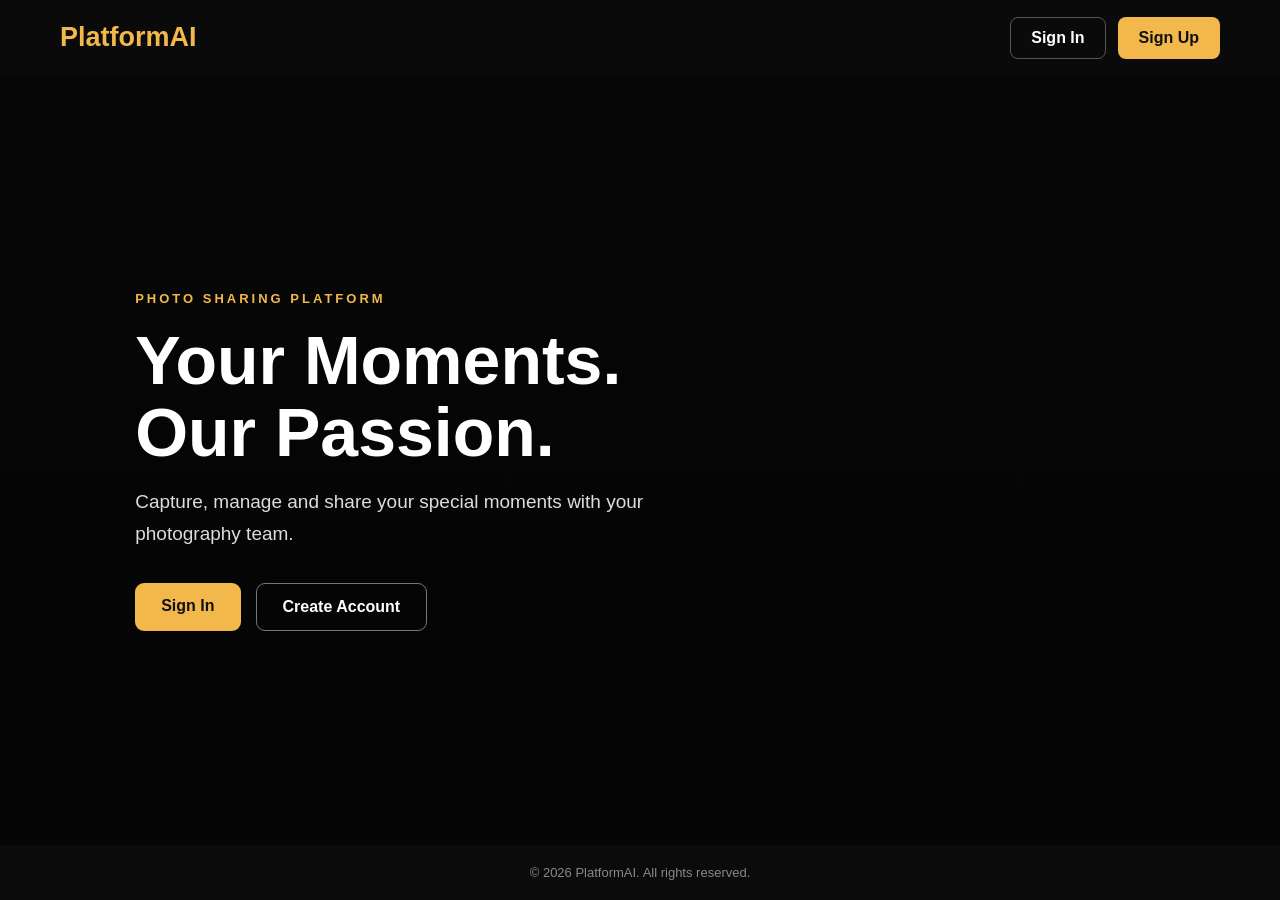
<file: templates/index.html>
<!DOCTYPE html>
<html lang="en">

<head>
    <link rel="icon" type="image/x-icon" href="/static/favicon.ico">

    <meta charset="UTF-8">

    <meta name="viewport"
          content="width=device-width, initial-scale=1.0">

    <title>PlatformAI | Photo Sharing Platform</title>

    <link rel="stylesheet"
          href="/static/css/index.css">

</head>


<body>

    <!-- Navigation -->

    <header class="navbar">

        <div class="logo">
            PlatformAI
        </div>

        <nav>

            <a href="/login"
               class="signin-btn">
                Sign In
            </a>

            <a href="/register"
               class="signup-btn">
                Sign Up
            </a>

        </nav>

    </header>


    <!-- Hero Section -->

    <main class="hero">

        <div class="hero-content">

            <span class="eyebrow">
                PHOTO SHARING PLATFORM
            </span>

            <h1>
                Your Moments.<br>
                Our Passion.
            </h1>

            <p>
                Capture, manage and share your special
                moments with your photography team.
            </p>

            <div class="hero-buttons">

                <a href="/login"
                   class="primary-btn">
                    Sign In
                </a>

                <a href="/register"
                   class="secondary-btn">
                    Create Account
                </a>

            </div>

        </div>

    </main>


    <!-- Footer -->

    <footer>

        <p>
            © 2026 PlatformAI. All rights reserved.
        </p>

    </footer>

</body>

</html>
</file>
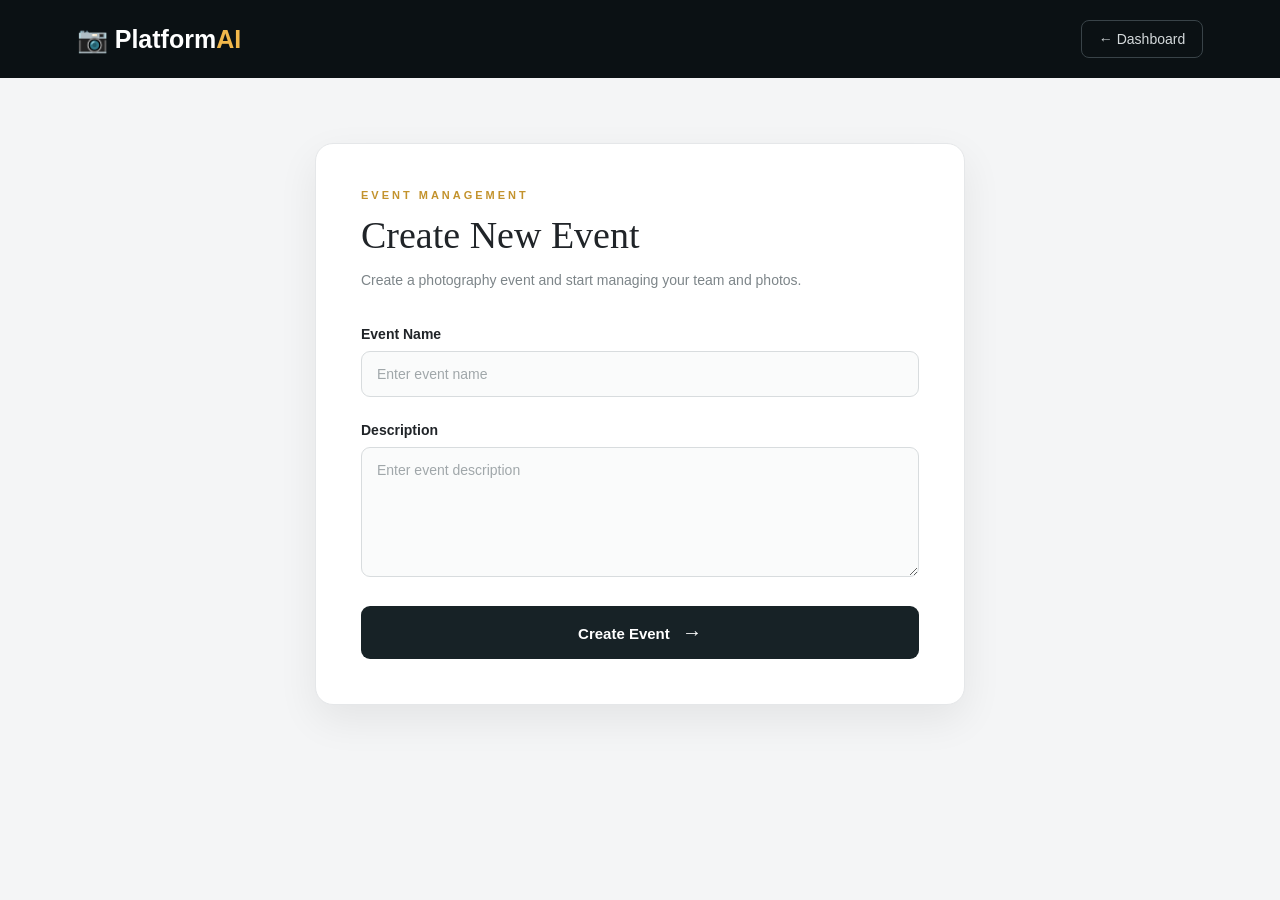
<file: templates/create_event.html>
<!DOCTYPE html>
<html lang="en">

<head>
    <link rel="icon" type="image/x-icon" href="/static/favicon.ico">
    <meta charset="UTF-8">
    <meta name="viewport" content="width=device-width, initial-scale=1.0">

    <title>Create Event - Platform</title>

    <link rel="stylesheet" href="/static/css/create_event.css">
</head>

<body>

    <div class="page">

        <header class="topbar">

            <div class="brand">
                📷 <span>Platform</span><strong>AI</strong>
            </div>

            <a href="/admin" class="back-btn">
                ← Dashboard
            </a>

        </header>


        <main class="content">

            <div class="form-container">

                <div class="form-header">

                    <p>EVENT MANAGEMENT</p>

                    <h1>Create New Event</h1>

                    <span>
                        Create a photography event and start managing
                        your team and photos.
                    </span>

                </div>


                <form method="POST">

                    <div class="field">

                        <label for="event_name">
                            Event Name
                        </label>

                        <input
                            type="text"
                            id="event_name"
                            name="event_name"
                            placeholder="Enter event name"
                            required
                        >

                    </div>


                    <div class="field">

                        <label for="description">
                            Description
                        </label>

                        <textarea
                            id="description"
                            name="description"
                            placeholder="Enter event description"
                            rows="5"
                        ></textarea>

                    </div>


                    <button type="submit" class="create-btn">
                        Create Event
                        <span>→</span>
                    </button>

                </form>

            </div>

        </main>

    </div>
    <script src="../static/js/create_event.js"></script>

</body>

</html>
</file>
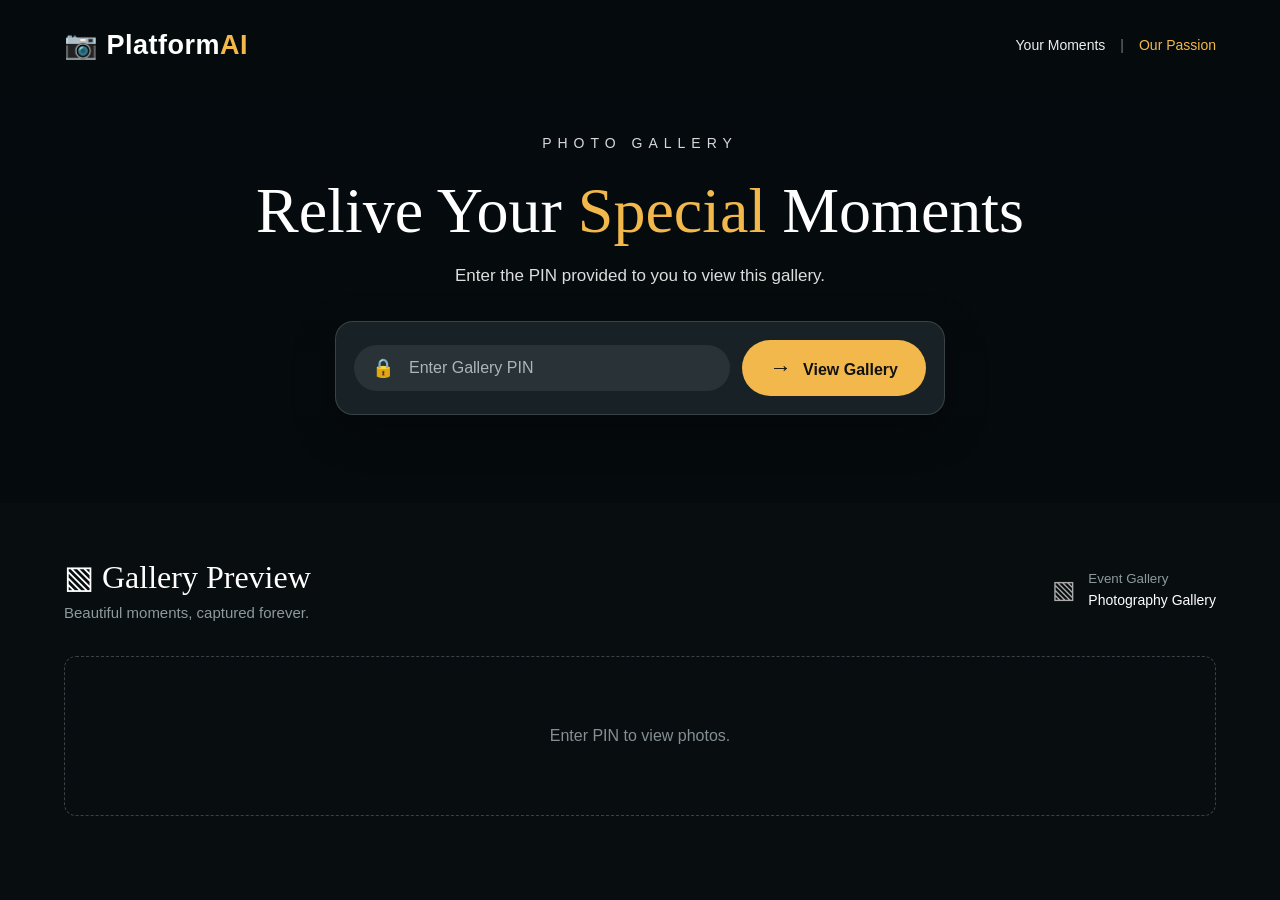
<file: templates/customer_gallery.html>
<!DOCTYPE html>
<html lang="en">

<head>
    <link rel="icon" type="image/x-icon" href="/static/favicon.ico">
    <meta charset="UTF-8">
    <meta name="viewport" content="width=device-width, initial-scale=1.0">

    <title>Photo Gallery - Platform</title>

    <link rel="stylesheet" href="/static/css/customer_gallery.css">
</head>

<body>

    <!-- HERO SECTION -->
    <section class="hero">

        <nav class="navbar">

            <div class="logo">
                📷 <span>Platform</span><strong>AI</strong>
            </div>

            <div class="nav-right">
                <span>Your Moments</span>
                <span class="divider">|</span>
                <span>Our Passion</span>
            </div>

        </nav>

        <div class="hero-content">

            <p class="small-title">PHOTO GALLERY</p>

            <h1>
                Relive Your
                <span>Special</span>
                Moments
            </h1>

            <p class="hero-text">
                Enter the PIN provided to you to view this gallery.
            </p>

            <div class="pin-card">

                <div class="pin-input-wrapper">

                    <span class="lock-icon">🔒</span>

                    <input
                        type="password"
                        id="galleryPin"
                        placeholder="Enter Gallery PIN"
                    >

                </div>

                <button id="viewGalleryButton">
                    <span>→</span>
                    View Gallery
                </button>

            </div>

            <p id="message"></p>

        </div>

    </section>


    <!-- GALLERY SECTION -->
    <section class="gallery-section">

        <div class="gallery-header">

            <div>
                <h2>▧ Gallery Preview</h2>

                <p>
                    Beautiful moments, captured forever.
                </p>
            </div>

            <div class="event-info">

                <span>▧</span>

                <div>
                    <small>Event Gallery</small>
                    <strong>Photography Gallery</strong>
                </div>

            </div>

        </div>


        <div id="photoList">

            <div class="empty-message">
                <p>Enter PIN to view photos.</p>
            </div>

        </div>

    </section>


    <script src="/static/js/customer_gallery.js"></script>

</body>

</html>
</file>
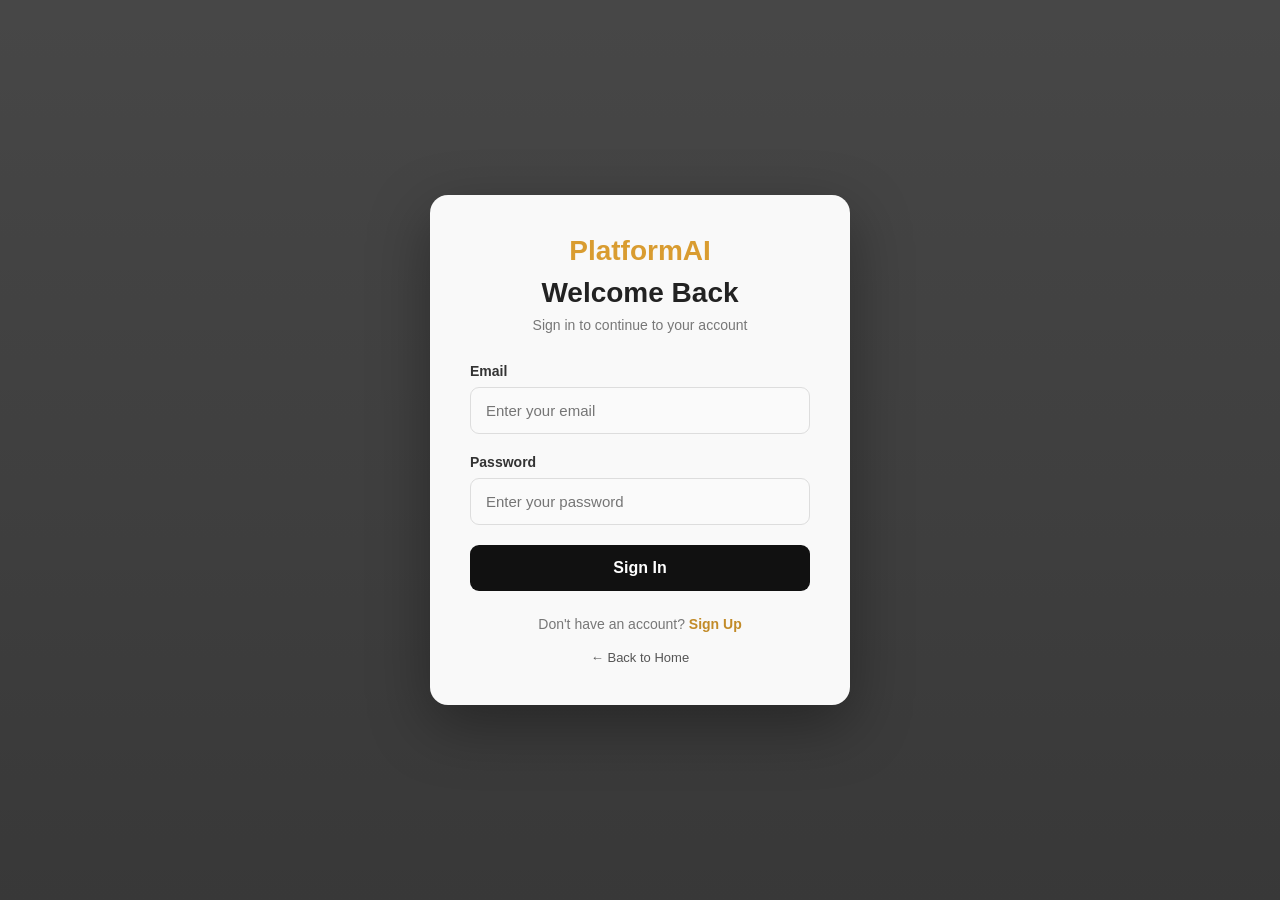
<file: templates/login.html>
<!DOCTYPE html>
<html lang="en">

<head>
    <link rel="icon" type="image/x-icon" href="/static/favicon.ico">

    <meta charset="UTF-8">

    <meta name="viewport"
          content="width=device-width, initial-scale=1.0">

    <title>Sign In | PlatformAI</title>

    <link rel="stylesheet"
          href="/static/css/login.css">

</head>


<body>

    <div class="login-card">

        <div class="logo">
            PlatformAI
        </div>

        <h1>Welcome Back</h1>

        <p class="subtitle">
            Sign in to continue to your account
        </p>


        <form id="loginForm" method="POST">

            <div class="form-group">

                <label for="email">
                    Email
                </label>

                <input
                    type="email"
                    id="email"
                    name="email"
                    placeholder="Enter your email"
                    required
                >
                 <small id="emailError" class="error-message"></small>

            </div>


            <div class="form-group">

                <label for="password">
                    Password
                </label>

                <input
                    type="password"
                    id="password"
                    name="password"
                    placeholder="Enter your password"
                    required
                >
                 <small id="passwordError" class="error-message"></small>

            </div>


            <button
                type="submit"
                class="login-btn">

                Sign In

            </button>

        </form>


        <div id="message"></div>


        <p class="register-link">

            Don't have an account?

            <a href="/register">
                Sign Up
            </a>

        </p>


        <a href="/" class="back-home">
            ← Back to Home
        </a>

    </div>


    <script src="/static/js/login.js"></script>

</body>

</html>
</file>
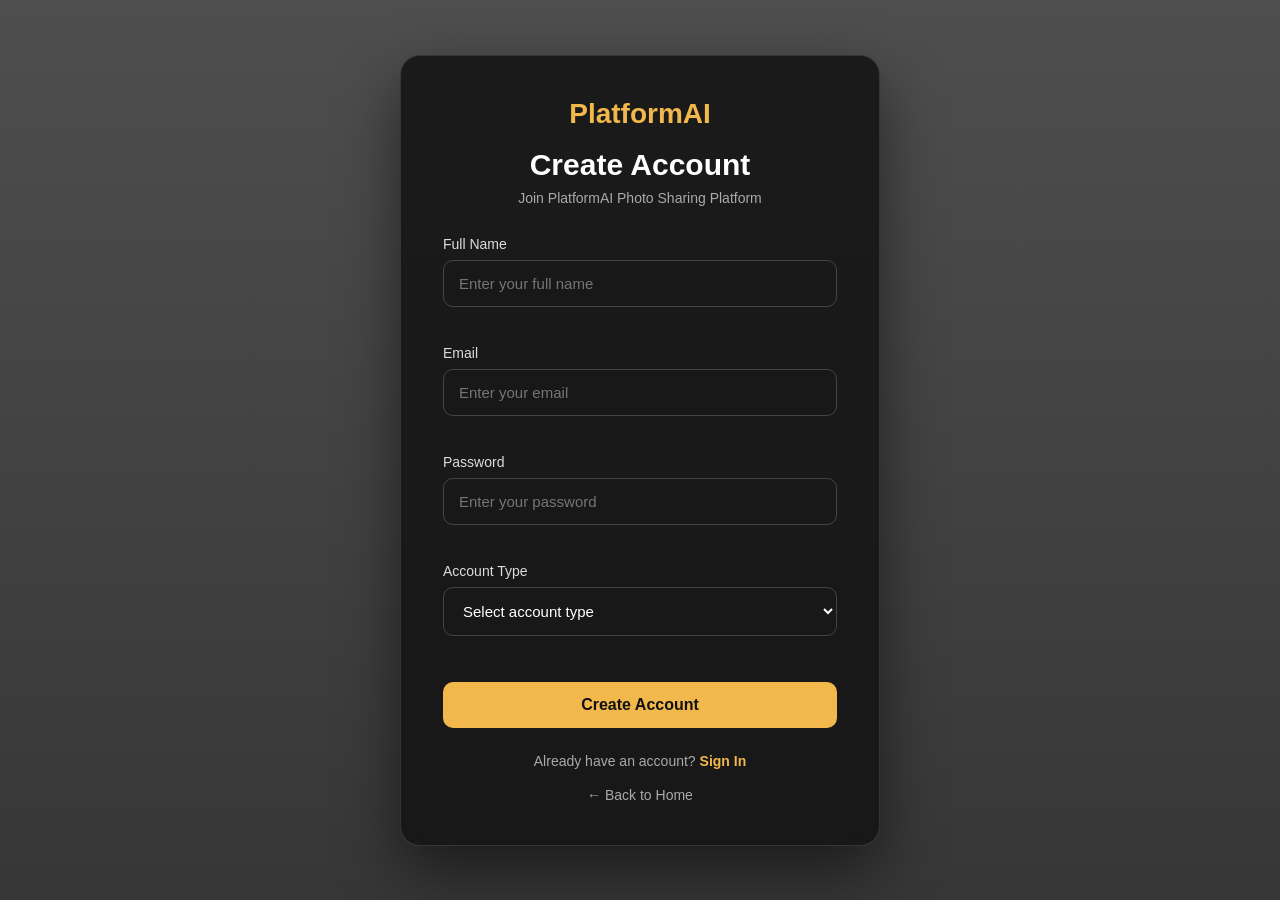
<file: templates/register.html>
<!DOCTYPE html>
<html lang="en">
<head>
    <link rel="icon" type="image/x-icon" href="/static/favicon.ico">
    <meta charset="UTF-8">
    <meta name="viewport" content="width=device-width, initial-scale=1.0">

    <title>Sign Up | PlatformAI</title>

    <link rel="stylesheet" href="/static/css/register.css">
</head>

<body>

    <div class="register-card">

        <div class="logo">PlatformAI</div>

        <h1>Create Account</h1>

        <p class="subtitle">
            Join PlatformAI Photo Sharing Platform
        </p>

        <form id="registerForm" method="POST">

            <!-- Full Name -->
            <div class="form-group">

                <label for="fullname">Full Name</label>

                <input
                    type="text"
                    id="fullname"
                    name="fullname"
                    placeholder="Enter your full name"
                    required
                >

                <small id="fullnameError" class="error-message"></small>

            </div>


            <!-- Email -->
            <div class="form-group">

                <label for="email">Email</label>

                <input
                    type="email"
                    id="email"
                    name="email"
                    placeholder="Enter your email"
                    required
                >

                <small id="emailError" class="error-message"></small>

            </div>


            <!-- Password -->
            <div class="form-group">

                <label for="password">Password</label>

                <input
                    type="password"
                    id="password"
                    name="password"
                    placeholder="Enter your password"
                    required
                >

                <small id="passwordError" class="error-message"></small>

            </div>


            <!-- Account Type -->
            <div class="form-group">

                <label for="role">Account Type</label>

                <select id="role" name="role" required>

                    <option value="">Select account type</option>

                    <option value="Admin">
                        Admin
                    </option>

                    <option value="Team Member">
                        Team Member
                    </option>

                </select>

                <small id="roleError" class="error-message"></small>

            </div>


            <!-- Admin Email -->
            <div
                class="form-group"
                id="adminEmailGroup"
                style="display: none;"
            >

                <label for="admin_email">
                    Admin Email
                </label>

                <input
                    type="email"
                    id="admin_email"
                    name="admin_email"
                    placeholder="Enter your Admin email"
                >

                <small id="adminEmailError" class="error-message"></small>

            </div>


            <!-- Register Button -->
            <button
                type="submit"
                class="register-btn"
            >
                Create Account
            </button>

        </form>


        <div id="message"></div>


        <p class="login-link">

            Already have an account?

            <a href="/login">
                Sign In
            </a>

        </p>


        <a href="/" class="back-home">
            ← Back to Home
        </a>

    </div>


    <script src="/static/js/register.js"></script>

</body>
</html>
</file>
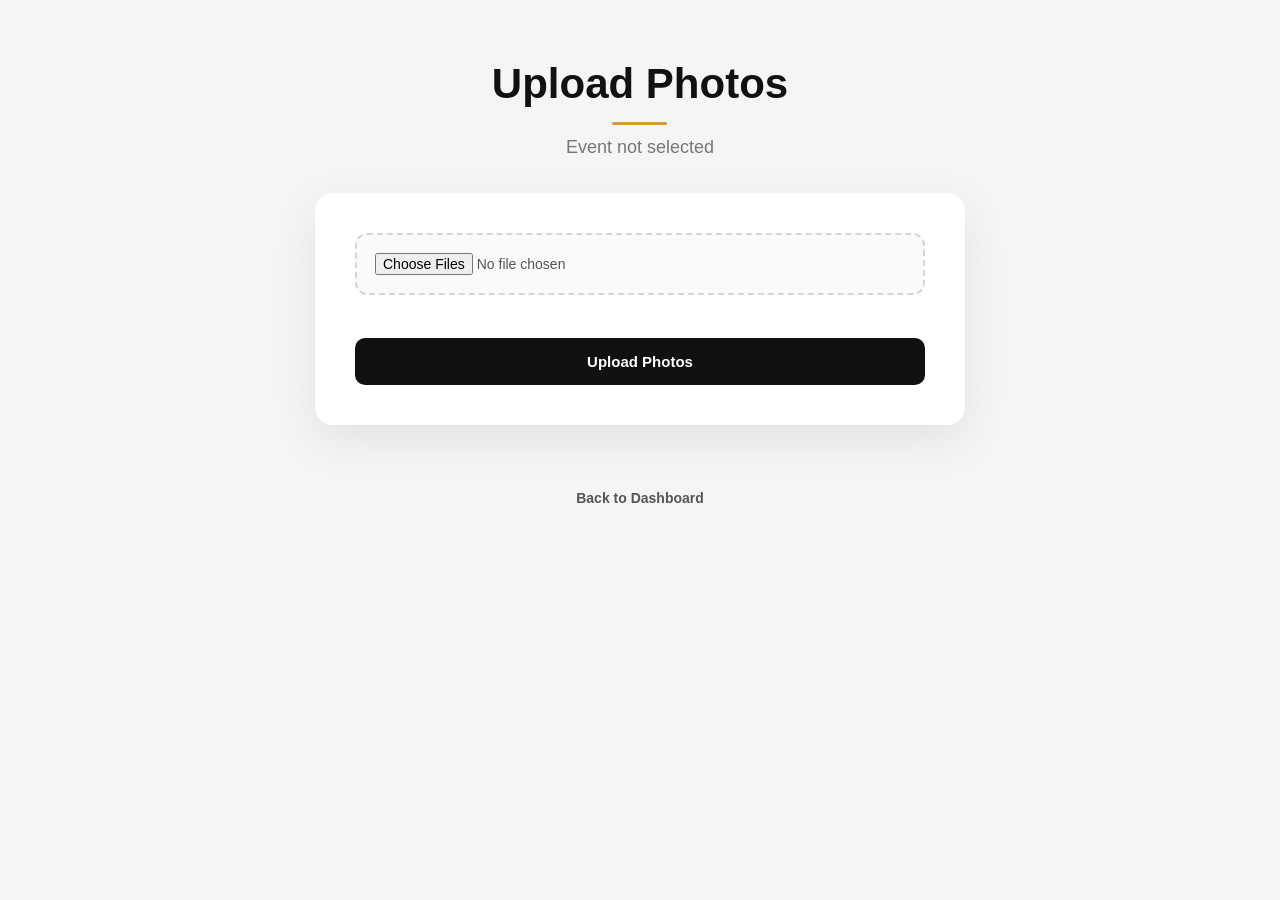
<file: templates/upload_photos.html>
<!DOCTYPE html>
<html lang="en">
<head>
    <link rel="icon" type="image/x-icon" href="/static/favicon.ico">
    <link rel="stylesheet" href="../static/css/upload_photos.css">
    <meta charset="UTF-8">
    <meta name="viewport" content="width=device-width, initial-scale=1.0">
    <title>Upload Photos</title>
</head>
<body>

    <h1>Upload Photos</h1>

    <h2 id="eventName">Loading event...</h2>

    <form id="uploadForm">

        <input
            type="file"
            id="photoFiles"
            name="photos"
            accept="image/*"
            multiple
            required
        >

        <br><br>

        <button type="submit">
            Upload Photos
        </button>

    </form>

    <p id="message"></p>

    <br>

    <a href="/team">Back to Dashboard</a>

    <script src="/static/js/upload_photos.js"></script>

</body>
</html>
</file>
<file: static/css/index.css>
* {
    margin: 0;
    padding: 0;
    box-sizing: border-box;
}

body {
    font-family: Arial, sans-serif;
    min-height: 100vh;
    background: #111;
    color: white;
    display: flex;
    flex-direction: column;
}

/* Navbar */

.navbar {
    height: 75px;
    padding: 0 60px;

    display: flex;
    align-items: center;
    justify-content: space-between;

    background: rgba(10, 10, 10, 0.95);
}

.logo {
    font-size: 27px;
    font-weight: bold;
    color: #f2b84b;
}

.navbar nav {
    display: flex;
    align-items: center;
    gap: 12px;
}

.navbar a {
    text-decoration: none;
    font-weight: bold;
}

/* Sign In */

.signin-btn {
    color: white;
    padding: 11px 20px;
    border: 1px solid #555;
    border-radius: 8px;
    transition: 0.3s;
}

.signin-btn:hover {
    border-color: #f2b84b;
    color: #f2b84b;
}

/* Sign Up */

.signup-btn {
    background: #f2b84b;
    color: #111;
    padding: 12px 21px;
    border-radius: 8px;
    transition: 0.3s;
}

.signup-btn:hover {
    background: #d99c30;
}

/* Hero */

.hero {
    flex: 1;

    display: flex;
    align-items: center;

    min-height: 650px;

    background:
        linear-gradient(
            rgba(0, 0, 0, 0.65),
            rgba(0, 0, 0, 0.72)
        ),
        url("https://images.unsplash.com/photo-1519741497674-611481863552?auto=format&fit=crop&w=1800&q=85");

    background-size: cover;
    background-position: center;
}

.hero-content {
    max-width: 750px;
    margin-left: 9%;
    padding: 40px 20px;
}

.eyebrow {
    color: #f2b84b;
    font-size: 13px;
    font-weight: bold;
    letter-spacing: 3px;
}

.hero h1 {
    font-size: 68px;
    line-height: 1.05;
    margin: 18px 0;

    font-weight: 700;
}

.hero p {
    max-width: 580px;

    font-size: 19px;
    line-height: 1.7;

    color: #ddd;

    margin-bottom: 32px;
}

/* Hero Buttons */

.hero-buttons {
    display: flex;
    gap: 15px;
}

.primary-btn,
.secondary-btn {
    text-decoration: none;

    padding: 14px 26px;

    border-radius: 9px;

    font-weight: bold;

    transition: 0.3s;
}

.primary-btn {
    background: #f2b84b;
    color: #111;
}

.primary-btn:hover {
    background: #d99c30;
    transform: translateY(-2px);
}

.secondary-btn {
    color: white;
    border: 1px solid #777;
}

.secondary-btn:hover {
    border-color: #f2b84b;
    color: #f2b84b;
}

/* Footer */

footer {
    background: #0b0b0b;
    text-align: center;
    padding: 20px;

    color: #888;
    font-size: 13px;
}

/* Mobile */

@media (max-width: 700px) {

    .navbar {
        padding: 0 20px;
    }

    .logo {
        font-size: 23px;
    }

    .signin-btn {
        padding: 9px 13px;
    }

    .signup-btn {
        padding: 10px 14px;
    }

    .hero {
        min-height: 600px;
    }

    .hero-content {
        margin-left: 0;
        padding: 30px 25px;
    }

    .hero h1 {
        font-size: 45px;
    }

    .hero p {
        font-size: 16px;
    }

    .hero-buttons {
        flex-direction: column;
        max-width: 230px;
    }

    .primary-btn,
    .secondary-btn {
        text-align: center;
    }
}
</file>
<file: static/css/create_event.css>
* {
    margin: 0;
    padding: 0;
    box-sizing: border-box;
}

body {
    font-family: Arial, sans-serif;
    background: #f4f5f6;
    color: #202428;
}

.page {
    min-height: 100vh;
}

/* TOPBAR */

.topbar {
    height: 78px;

    padding: 0 6%;

    display: flex;
    align-items: center;
    justify-content: space-between;

    background: #0b1114;

    color: white;
}

.brand {
    font-size: 25px;
    font-weight: bold;
}

.brand strong {
    color: #f2b84b;
}

.back-btn {
    text-decoration: none;

    color: #d4d9db;

    font-size: 14px;

    padding: 10px 17px;

    border: 1px solid #394348;

    border-radius: 8px;

    transition: 0.25s;
}

.back-btn:hover {
    color: white;
    border-color: #f2b84b;
}

/* CONTENT */

.content {
    min-height: calc(100vh - 78px);

    display: flex;
    justify-content: center;
    align-items: flex-start;

    padding: 65px 20px;
}

/* FORM */

.form-container {
    width: 100%;
    max-width: 650px;

    background: white;

    padding: 45px;

    border-radius: 18px;

    border: 1px solid #e5e7e9;

    box-shadow: 0 15px 40px rgba(0, 0, 0, 0.07);
}

.form-header {
    margin-bottom: 35px;
}

.form-header p {
    font-size: 11px;

    letter-spacing: 3px;

    color: #c3932d;

    font-weight: bold;

    margin-bottom: 12px;
}

.form-header h1 {
    font-family: Georgia, serif;

    font-size: 38px;

    font-weight: 400;

    margin-bottom: 12px;
}

.form-header span {
    display: block;

    color: #7d8589;

    font-size: 14px;

    line-height: 1.6;
}

/* FIELDS */

.field {
    margin-bottom: 25px;
}

.field label {
    display: block;

    font-size: 14px;

    font-weight: bold;

    margin-bottom: 9px;
}

.field input,
.field textarea {
    width: 100%;

    padding: 14px 15px;

    border: 1px solid #d8dcde;

    border-radius: 9px;

    background: #fafbfb;

    color: #202428;

    font-family: Arial, sans-serif;

    font-size: 14px;

    outline: none;

    transition: 0.25s;
}

.field input:focus,
.field textarea:focus {
    background: white;

    border-color: #d5a63c;

    box-shadow: 0 0 0 3px rgba(242, 184, 75, 0.12);
}

.field textarea {
    resize: vertical;

    min-height: 130px;
}

.field input::placeholder,
.field textarea::placeholder {
    color: #a0a7aa;
}

/* BUTTON */

.create-btn {
    width: 100%;

    padding: 15px;

    border: none;

    border-radius: 9px;

    background: #172226;

    color: white;

    font-size: 15px;

    font-weight: bold;

    cursor: pointer;

    transition: 0.3s;
}

.create-btn span {
    margin-left: 8px;

    font-size: 20px;
}

.create-btn:hover {
    background: #f2b84b;

    color: #111;

    transform: translateY(-2px);
}

/* MOBILE */

@media (max-width: 600px) {

    .topbar {
        padding: 0 20px;
    }

    .brand {
        font-size: 21px;
    }

    .content {
        padding: 30px 15px;
    }

    .form-container {
        padding: 30px 22px;
    }

    .form-header h1 {
        font-size: 30px;
    }
}
</file>
<file: static/css/customer_gallery.css>
* {
    margin: 0;
    padding: 0;
    box-sizing: border-box;
}

body {
    font-family: Georgia, "Times New Roman", serif;
    background: #080d10;
    color: #ffffff;
}

/* =========================
   HERO
========================= */

.hero {
    min-height: 500px;
    position: relative;
    overflow: hidden;

    background:
        linear-gradient(
            rgba(5, 10, 13, 0.82),
            rgba(5, 10, 13, 0.88)
        ),
        url("https://images.unsplash.com/photo-1516035069371-29a1b244cc32?auto=format&fit=crop&w=1800&q=80");

    background-size: cover;
    background-position: center;
}

/* =========================
   NAVBAR
========================= */

.navbar {
    height: 90px;
    padding: 0 5%;
    display: flex;
    align-items: center;
    justify-content: space-between;
}

.logo {
    font-family: Arial, sans-serif;
    font-size: 27px;
    font-weight: 600;
    letter-spacing: 0.5px;
}

.logo span {
    color: #ffffff;
}

.logo strong {
    color: #f2b84b;
}

.nav-right {
    display: flex;
    gap: 15px;
    align-items: center;

    font-family: Arial, sans-serif;
    font-size: 14px;
    color: #eeeeee;
}

.nav-right span:last-child {
    color: #f2b84b;
}

.divider {
    color: #777;
}

/* =========================
   HERO CONTENT
========================= */

.hero-content {
    text-align: center;
    padding: 45px 20px 70px;
}

.small-title {
    font-family: Arial, sans-serif;
    font-size: 14px;
    letter-spacing: 6px;
    color: #d8d8d8;
    margin-bottom: 25px;
}

.hero-content h1 {
    font-size: clamp(40px, 5vw, 68px);
    font-weight: 400;
    line-height: 1.1;
    margin-bottom: 20px;
}

.hero-content h1 span {
    color: #f2b84b;
}

.hero-text {
    font-family: Arial, sans-serif;
    font-size: 17px;
    color: #dddddd;
    margin-bottom: 35px;
}

/* =========================
   PIN CARD
========================= */

.pin-card {
    width: min(610px, 90%);
    margin: auto;

    padding: 18px;

    display: flex;
    gap: 12px;
    align-items: center;

    background: rgba(30, 42, 47, 0.75);
    border: 1px solid rgba(255, 255, 255, 0.15);

    border-radius: 18px;

    backdrop-filter: blur(12px);

    box-shadow: 0 15px 40px rgba(0, 0, 0, 0.35);
}

.pin-input-wrapper {
    flex: 1;

    display: flex;
    align-items: center;

    background: rgba(255, 255, 255, 0.08);

    border-radius: 30px;

    padding: 0 18px;
}

.lock-icon {
    font-size: 18px;
    margin-right: 10px;
}

.pin-input-wrapper input {
    width: 100%;

    padding: 14px 5px;

    border: none;
    outline: none;

    background: transparent;

    color: white;

    font-size: 16px;
}

.pin-input-wrapper input::placeholder {
    color: #aeb5b8;
}

.pin-card button {
    border: none;

    padding: 15px 28px;

    border-radius: 30px;

    background: #f2b84b;
    color: #111;

    font-size: 16px;
    font-weight: bold;

    cursor: pointer;

    transition: 0.3s;
}

.pin-card button span {
    font-size: 22px;
    margin-right: 7px;
}

.pin-card button:hover {
    transform: translateY(-2px);
    background: #ffc967;
}

#message {
    margin-top: 18px;

    font-family: Arial, sans-serif;

    font-size: 14px;
    color: #f2b84b;
}

/* =========================
   GALLERY SECTION
========================= */

.gallery-section {
    padding: 55px 5% 80px;

    background: #080d10;
}

.gallery-header {
    display: flex;
    justify-content: space-between;
    align-items: center;

    margin-bottom: 35px;
}

.gallery-header h2 {
    font-size: 32px;
    font-weight: 400;
}

.gallery-header p {
    font-family: Arial, sans-serif;

    margin-top: 8px;

    color: #8e999d;
    font-size: 15px;
}

.event-info {
    display: flex;
    gap: 12px;
    align-items: center;
}

.event-info > span {
    font-size: 25px;
    color: #aaa;
}

.event-info small {
    display: block;

    font-family: Arial, sans-serif;

    color: #8e999d;
    margin-bottom: 5px;
}

.event-info strong {
    font-family: Arial, sans-serif;

    font-size: 14px;
    font-weight: 500;

    color: white;
}

/* =========================
   PHOTO GRID
========================= */

#photoList {
    display: grid;

    grid-template-columns: repeat(4, 1fr);

    gap: 18px;
}

.photo-card {
    position: relative;

    overflow: hidden;

    border-radius: 10px;

    background: #11181c;

    box-shadow: 0 8px 25px rgba(0, 0, 0, 0.3);

    transition: transform 0.35s ease;
}

.photo-card:hover {
    transform: translateY(-5px);
}

.photo-card img {
    display: block;

    width: 100%;
    height: 280px;

    object-fit: cover;

    transition: transform 0.5s ease;
}

.photo-card:hover img {
    transform: scale(1.05);
}

.photo-card p {
    padding: 12px;

    font-family: Arial, sans-serif;

    text-align: center;

    font-size: 13px;

    color: #ddd;
}

/* =========================
   EMPTY MESSAGE
========================= */

.empty-message {
    grid-column: 1 / -1;

    text-align: center;

    padding: 70px 20px;

    border: 1px dashed #384247;

    border-radius: 12px;

    color: #858f93;

    font-family: Arial, sans-serif;
}

/* =========================
   MOBILE
========================= */

@media (max-width: 900px) {

    #photoList {
        grid-template-columns: repeat(2, 1fr);
    }

    .gallery-header {
        align-items: flex-start;
        gap: 25px;
    }

}

@media (max-width: 650px) {

    .navbar {
        height: 75px;
        padding: 0 20px;
    }

    .logo {
        font-size: 22px;
    }

    .nav-right {
        display: none;
    }

    .hero {
        min-height: 540px;
    }

    .hero-content {
        padding-top: 55px;
    }

    .small-title {
        font-size: 11px;
        letter-spacing: 4px;
    }

    .hero-content h1 {
        font-size: 40px;
    }

    .hero-text {
        font-size: 14px;
    }

    .pin-card {
        flex-direction: column;

        padding: 15px;
    }

    .pin-input-wrapper {
        width: 100%;
    }

    .pin-card button {
        width: 100%;
    }

    .gallery-section {
        padding: 40px 20px 60px;
    }

    .gallery-header {
        flex-direction: column;
    }

    .gallery-header h2 {
        font-size: 27px;
    }

    .event-info {
        align-self: flex-start;
    }

    #photoList {
        grid-template-columns: 1fr;
    }

    .photo-card img {
        height: 300px;
    }
}



.gallery-photo {
    cursor: pointer;
    transition: transform 0.3s ease;
}

.gallery-photo:hover {
    transform: scale(1.02);
}


/* Photo Viewer */

.photo-viewer {
    position: fixed;
    inset: 0;

    background: rgba(0, 0, 0, 0.92);

    display: flex;
    align-items: center;
    justify-content: center;

    z-index: 9999;

    padding: 30px;
}

.viewer-content {
    position: relative;

    max-width: 95vw;
    max-height: 95vh;

    text-align: center;
}

.viewer-content img {
    max-width: 90vw;
    max-height: 82vh;

    object-fit: contain;

    border-radius: 8px;
}

.viewer-content p {
    color: white;
    margin-top: 12px;
    font-size: 14px;
}


/* Close Button */

.close-viewer {
    position: absolute;

    top: -15px;
    right: -15px;

    width: 38px;
    height: 38px;

    border: none;
    border-radius: 50%;

    background: white;
    color: #111;

    font-size: 18px;

    cursor: pointer;

    z-index: 10;
}

.close-viewer:hover {
    background: #f2b84b;
}
</file>
<file: static/css/login.css>
* {
    margin: 0;
    padding: 0;
    box-sizing: border-box;
}

body {
    font-family: Arial, sans-serif;
    min-height: 100vh;

    display: flex;
    align-items: center;
    justify-content: center;

    background:
        linear-gradient(
            rgba(0, 0, 0, 0.72),
            rgba(0, 0, 0, 0.78)
        ),
        url("https://images.unsplash.com/photo-1516035069371-29a1b244cc32?auto=format&fit=crop&w=1800&q=85");

    background-size: cover;
    background-position: center;
}

/* Login Card */

.login-card {
    width: 420px;
    max-width: 90%;

    padding: 40px;

    background: rgba(255, 255, 255, 0.97);

    border-radius: 18px;

    box-shadow:
        0 20px 60px rgba(0, 0, 0, 0.35);
}

/* Logo */

.logo {
    text-align: center;

    font-size: 28px;
    font-weight: bold;

    color: #d99c30;

    margin-bottom: 10px;
}

.login-card h1 {
    text-align: center;

    font-size: 28px;
    color: #222;

    margin-bottom: 8px;
}

.subtitle {
    text-align: center;

    color: #777;

    font-size: 14px;

    margin-bottom: 30px;
}

/* Form */

.form-group {
    margin-bottom: 20px;
}

.form-group label {
    display: block;

    font-size: 14px;
    font-weight: bold;

    color: #333;

    margin-bottom: 8px;
}

.form-group input {
    width: 100%;

    padding: 14px 15px;

    border: 1px solid #ddd;
    border-radius: 9px;

    font-size: 15px;

    outline: none;

    background: #fafafa;
}

.form-group input:focus {
    border-color: #f2b84b;

    background: white;
}

/* Button */

.login-btn {
    width: 100%;

    padding: 14px;

    border: none;
    border-radius: 9px;

    background: #111;
    color: white;

    font-size: 16px;
    font-weight: bold;

    cursor: pointer;

    transition: 0.3s;
}

.login-btn:hover {
    background: #f2b84b;
    color: #111;
}

/* Message */

#message {
    margin-top: 15px;

    text-align: center;

    font-size: 14px;
    font-weight: bold;
    color: red;
}

/* Register Link */

.register-link {
    text-align: center;

    margin-top: 25px;

    font-size: 14px;

    color: #777;
}

.register-link a {
    color: #c28b28;

    text-decoration: none;

    font-weight: bold;
}

.register-link a:hover {
    text-decoration: underline;
}

/* Back */

.back-home {
    display: block;

    text-align: center;

    margin-top: 18px;

    color: #555;

    text-decoration: none;

    font-size: 13px;
}

.back-home:hover {
    color: #c28b28;
}

/* Mobile */

@media (max-width: 500px) {

    .login-card {
        padding: 30px 22px;
    }

    .login-card h1 {
        font-size: 24px;
    }
}
</file>
<file: static/css/register.css>
* {
    margin: 0;
    padding: 0;
    box-sizing: border-box;
}

body {
    min-height: 100vh;
    display: flex;
    align-items: center;
    justify-content: center;
    font-family: Arial, sans-serif;
    background:
        linear-gradient(rgba(10, 10, 10, 0.72), rgba(10, 10, 10, 0.82)),
        url("https://images.unsplash.com/photo-1516035069371-29a1b244cc32?auto=format&fit=crop&w=1920&q=80");
    background-size: cover;
    background-position: center;
    color: #fff;
    padding: 30px;
}

.register-card {
    width: 100%;
    max-width: 480px;
    padding: 42px;
    background: rgba(20, 20, 20, 0.88);
    border: 1px solid rgba(255, 255, 255, 0.12);
    border-radius: 20px;
    backdrop-filter: blur(12px);
    box-shadow: 0 25px 60px rgba(0, 0, 0, 0.5);
}

.logo {
    text-align: center;
    font-size: 28px;
    font-weight: bold;
    color: #f2b84b;
    margin-bottom: 18px;
}

.register-card h1 {
    text-align: center;
    font-size: 30px;
    margin-bottom: 8px;
}

.subtitle {
    text-align: center;
    color: #aaa;
    font-size: 14px;
    margin-bottom: 30px;
}

.form-group {
    margin-bottom: 18px;
}

.form-group label {
    display: block;
    margin-bottom: 8px;
    font-size: 14px;
    color: #ddd;
}

.form-group input,
.form-group select {
    width: 100%;
    padding: 14px 15px;
    border: 1px solid #444;
    border-radius: 10px;
    background: #181818;
    color: #fff;
    font-size: 15px;
    outline: none;
}

.form-group input:focus,
.form-group select:focus {
    border-color: #f2b84b;
}

.form-group select option {
    background: #181818;
    color: #fff;
}

.register-btn {
    width: 100%;
    padding: 14px;
    margin-top: 8px;
    border: none;
    border-radius: 10px;
    background: #f2b84b;
    color: #111;
    font-size: 16px;
    font-weight: bold;
    cursor: pointer;
    transition: 0.3s;
}

.register-btn:hover {
    transform: translateY(-2px);
    background: #ffc866;
}

#message {
    margin-top: 18px;
    text-align: center;
    color: #f2b84b;
    font-size: 14px;
}

.login-link {
    text-align: center;
    margin-top: 25px;
    color: #aaa;
    font-size: 14px;
}

.login-link a {
    color: #f2b84b;
    text-decoration: none;
    font-weight: bold;
}

.login-link a:hover {
    text-decoration: underline;
}

.back-home {
    display: block;
    text-align: center;
    margin-top: 18px;
    color: #aaa;
    text-decoration: none;
    font-size: 14px;
}

.back-home:hover {
    color: #f2b84b;
}

@media (max-width: 600px) {

    body {
        padding: 18px;
    }

    .register-card {
        padding: 30px 22px;
    }

    .register-card h1 {
        font-size: 26px;
    }
}

.error-message {
    display: block;
    margin-top: 2px;
    font-size: 13px;
    color: #e53935;
    min-height: 18px;
}
</file>
<file: static/css/upload_photos.css>
* {
    margin: 0;
    padding: 0;
    box-sizing: border-box;
}

body {
    min-height: 100vh;
    font-family: Arial, Helvetica, sans-serif;
    background: #f5f5f5;
    color: #222;

    display: flex;
    flex-direction: column;
    align-items: center;

    padding: 60px 20px;
}

/* Main Heading */

h1 {
    font-size: 42px;
    font-weight: 700;
    color: #111;
    margin-bottom: 12px;
    text-align: center;
}

h1::after {
    content: "";
    display: block;
    width: 55px;
    height: 3px;
    background: #d99a2b;
    margin: 14px auto 0;
    border-radius: 5px;
}


/* Event Name */

#eventName {
    font-size: 18px;
    font-weight: 500;
    color: #777;
    margin-bottom: 35px;
    text-align: center;
}


/* Upload Form */

#uploadForm {
    width: 100%;
    max-width: 650px;

    background: #ffffff;

    padding: 40px;

    border-radius: 18px;

    box-shadow:
        0 15px 45px rgba(0, 0, 0, 0.08);

    text-align: center;
}


/* File Input */

#photoFiles {
    width: 100%;

    padding: 18px;

    border: 2px dashed #d5d5d5;

    border-radius: 12px;

    background: #fafafa;

    font-size: 14px;

    color: #555;

    cursor: pointer;

    transition: 0.3s;
}

#photoFiles:hover {
    border-color: #d99a2b;
    background: #fffaf0;
}


/* Upload Button */

button {
    width: 100%;

    margin-top: 25px;

    padding: 15px;

    border: none;

    border-radius: 10px;

    background: #111;

    color: #ffffff;

    font-size: 15px;

    font-weight: 600;

    cursor: pointer;

    transition: 0.3s;
}

button:hover {
    background: #d99a2b;
    color: #111;
}


/* Message */

#message {
    margin-top: 22px;

    font-size: 15px;

    font-weight: 600;

    text-align: center;
}


/* Dashboard Link */

a {
    margin-top: 25px;

    color: #555;

    text-decoration: none;

    font-size: 14px;

    font-weight: 600;

    transition: 0.3s;
}

a:hover {
    color: #d99a2b;
}


/* Responsive */

@media (max-width: 600px) {

    body {
        padding: 40px 15px;
    }

    h1 {
        font-size: 32px;
    }

    #uploadForm {
        padding: 25px;
    }

    #photoFiles {
        font-size: 13px;
    }
}
</file>
